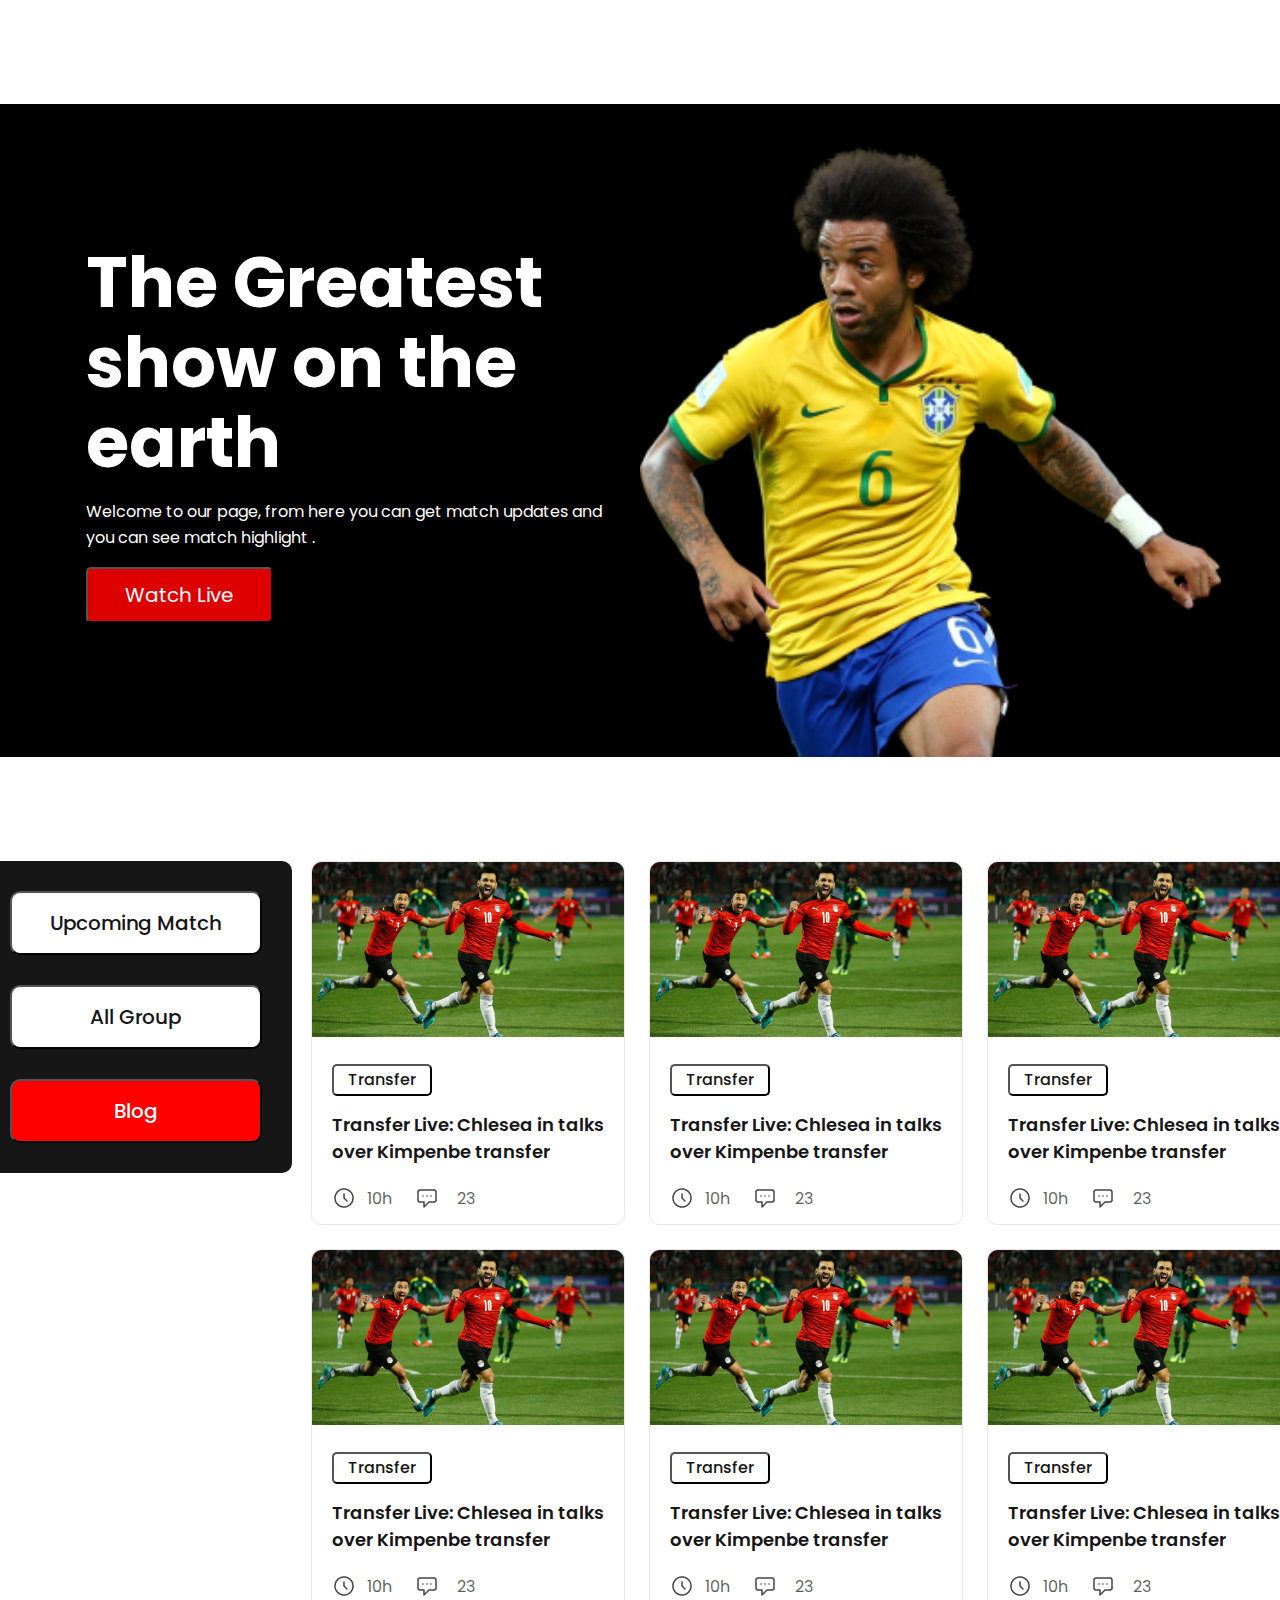
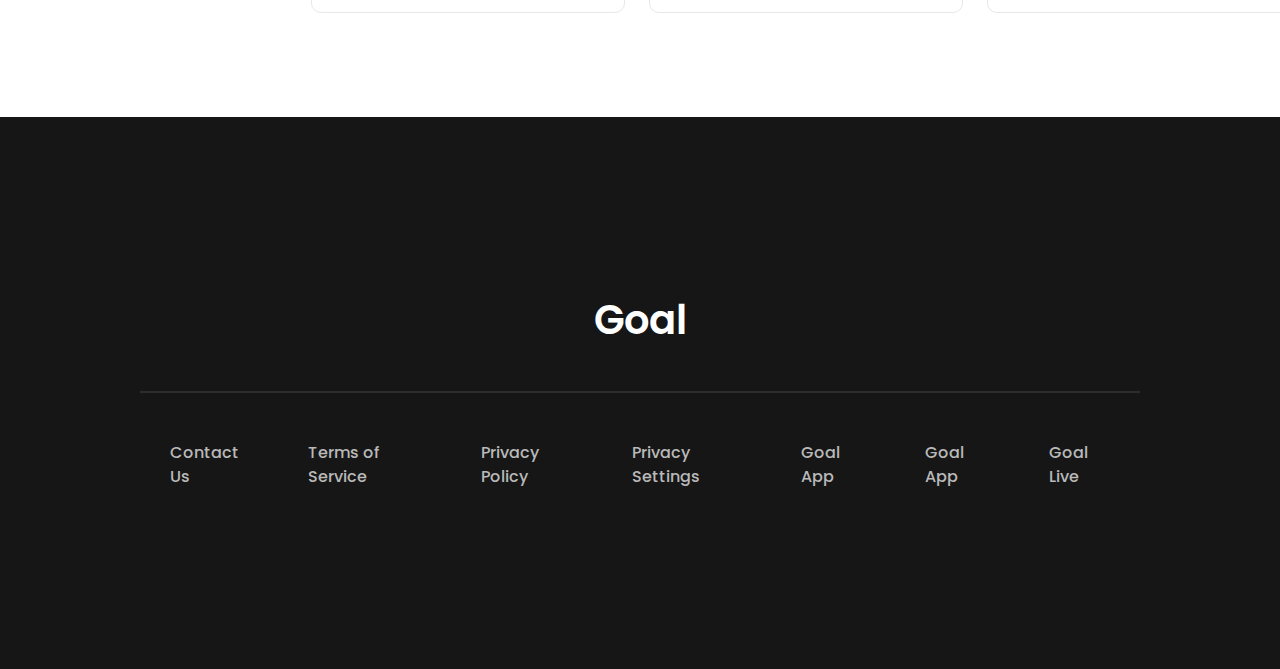
<file: index.html>
<!DOCTYPE html>
<html lang="en">

<head>
    <meta charset="UTF-8">
    <meta http-equiv="X-UA-Compatible" content="IE=edge">
    <meta name="viewport" content="width=device-width, initial-scale=1.0">

    <!-- style sheet links ------------------>
    <link rel="stylesheet" href="style.css">
    <link rel="stylesheet" href="style2.css">
    <link rel="stylesheet" href="style3.css">
    <title>UPDATE</title>
</head>

<body>


    <main>
        <section class="container-1">
            <div class="top-banner">
                <div class="banner-left">
                    <div class="banner-info">
                        <h1 class="banner-title">
                            The Greatest show on the earth
                        </h1>
                        <div class="text-container">
                            <p class="banner-text">
                                Welcome to our page, from here you can get match updates and you can see match highlight
                                .
                            </p>

                        </div>

                        <button class="banner-btn">
                            <a href="#">Watch Live</a>
                        </button>
                    </div>
                </div>
                <div class="banner-right">
                    <div class="banner-image">
                        <img src="images/Banner-Image.png" alt="">
                    </div>
                </div>
            </div>
        </section>

        <section class="container-1">
            <div class="blog-container">
                <aside>
                    <div class="box">
                        <button class="box-btn"><a href="second-page.html" target="_blank">Upcoming Match</a></button>
                        <button class="box-btn"><a href="">All Group</a></button>
                        <button class="box-btn" id="red"><a href="index.html" target="_blank">Blog</a></button>
                    </div>
                </aside>
                <div class="blogs">
                    <div class="blog">
                        <div class="blog-image">
                            <img src="images/Blog-Image.png" alt="">
                        </div>
                        <div class="blog-info">
                            <button class="blog-btn"><a href="">Transfer</a></button>
                            <h3 class="blog-text">Transfer Live: Chlesea in talks over Kimpenbe transfer</h3>
                            <div class="blog-footer">
                                <div class="footer-content">
                                    <img src="images/Time-Icon.png" alt="">
                                    <p>10h</p>
                                </div>
                                <div class="footer-content">
                                    <img src="images/Chat-Icon.png" alt="">
                                    <p>23</p>
                                </div>
                            </div>

                        </div>
                    </div>
                    <div class="blog">
                        <div class="blog-image">
                            <img src="images/Blog-Image.png" alt="">
                        </div>
                        <div class="blog-info">
                            <button class="blog-btn"><a href="">Transfer</a></button>
                            <h3 class="blog-text">Transfer Live: Chlesea in talks over Kimpenbe transfer</h3>
                            <div class="blog-footer">
                                <div class="footer-content">
                                    <img src="images/Time-Icon.png" alt="">
                                    <p>10h</p>
                                </div>
                                <div class="footer-content">
                                    <img src="images/Chat-Icon.png" alt="">
                                    <p>23</p>
                                </div>
                            </div>

                        </div>
                    </div>
                    <div class="blog">
                        <div class="blog-image">
                            <img src="images/Blog-Image.png" alt="">
                        </div>
                        <div class="blog-info">
                            <button class="blog-btn"><a href="">Transfer</a></button>
                            <h3 class="blog-text">Transfer Live: Chlesea in talks over Kimpenbe transfer</h3>
                            <div class="blog-footer">
                                <div class="footer-content">
                                    <img src="images/Time-Icon.png" alt="">
                                    <p>10h</p>
                                </div>
                                <div class="footer-content">
                                    <img src="images/Chat-Icon.png" alt="">
                                    <p>23</p>
                                </div>
                            </div>

                        </div>
                    </div>
                    <div class="blog">
                        <div class="blog-image">
                            <img src="images/Blog-Image.png" alt="">
                        </div>
                        <div class="blog-info">
                            <button class="blog-btn"><a href="">Transfer</a></button>
                            <h3 class="blog-text">Transfer Live: Chlesea in talks over Kimpenbe transfer</h3>
                            <div class="blog-footer">
                                <div class="footer-content">
                                    <img src="images/Time-Icon.png" alt="">
                                    <p>10h</p>
                                </div>
                                <div class="footer-content">
                                    <img src="images/Chat-Icon.png" alt="">
                                    <p>23</p>
                                </div>
                            </div>

                        </div>
                    </div>
                    <div class="blog">
                        <div class="blog-image">
                            <img src="images/Blog-Image.png" alt="">
                        </div>
                        <div class="blog-info">
                            <button class="blog-btn"><a href="">Transfer</a></button>
                            <h3 class="blog-text">Transfer Live: Chlesea in talks over Kimpenbe transfer</h3>
                            <div class="blog-footer">
                                <div class="footer-content">
                                    <img src="images/Time-Icon.png" alt="">
                                    <p>10h</p>
                                </div>
                                <div class="footer-content">
                                    <img src="images/Chat-Icon.png" alt="">
                                    <p>23</p>
                                </div>
                            </div>

                        </div>
                    </div>
                    <div class="blog">
                        <div class="blog-image">
                            <img src="images/Blog-Image.png" alt="">
                        </div>
                        <div class="blog-info">
                            <button class="blog-btn"><a href="">Transfer</a></button>
                            <h3 class="blog-text">Transfer Live: Chlesea in talks over Kimpenbe transfer</h3>
                            <div class="blog-footer">
                                <div class="footer-content">
                                    <img src="images/Time-Icon.png" alt="">
                                    <p>10h</p>
                                </div>
                                <div class="footer-content">
                                    <img src="images/Chat-Icon.png" alt="">
                                    <p>23</p>
                                </div>
                            </div>

                        </div>
                    </div>
                </div>
            </div>

        </section>
        <section class="container-1 visibility">
            <div class="btn-container">
                <button class="view-btn"><a href="">View All</a></button>
            </div>

        </section>


    </main>
    <footer>
        <div class="footer-container">
            <div class="footer-title">
                <h2>Goal</h2>
            </div>
            <hr>
            <div class="footer-text">
                <p>Contact Us</p>
                <p>Terms of Service</p>
                <p>Privacy Policy </p>
                <p>Privacy Settings</p>
                <p>Goal App</p>
                <p>Goal App</p>
                <p>Goal Live</p>
            </div>
        </div>
    </footer>










</body>

</html>
</file>
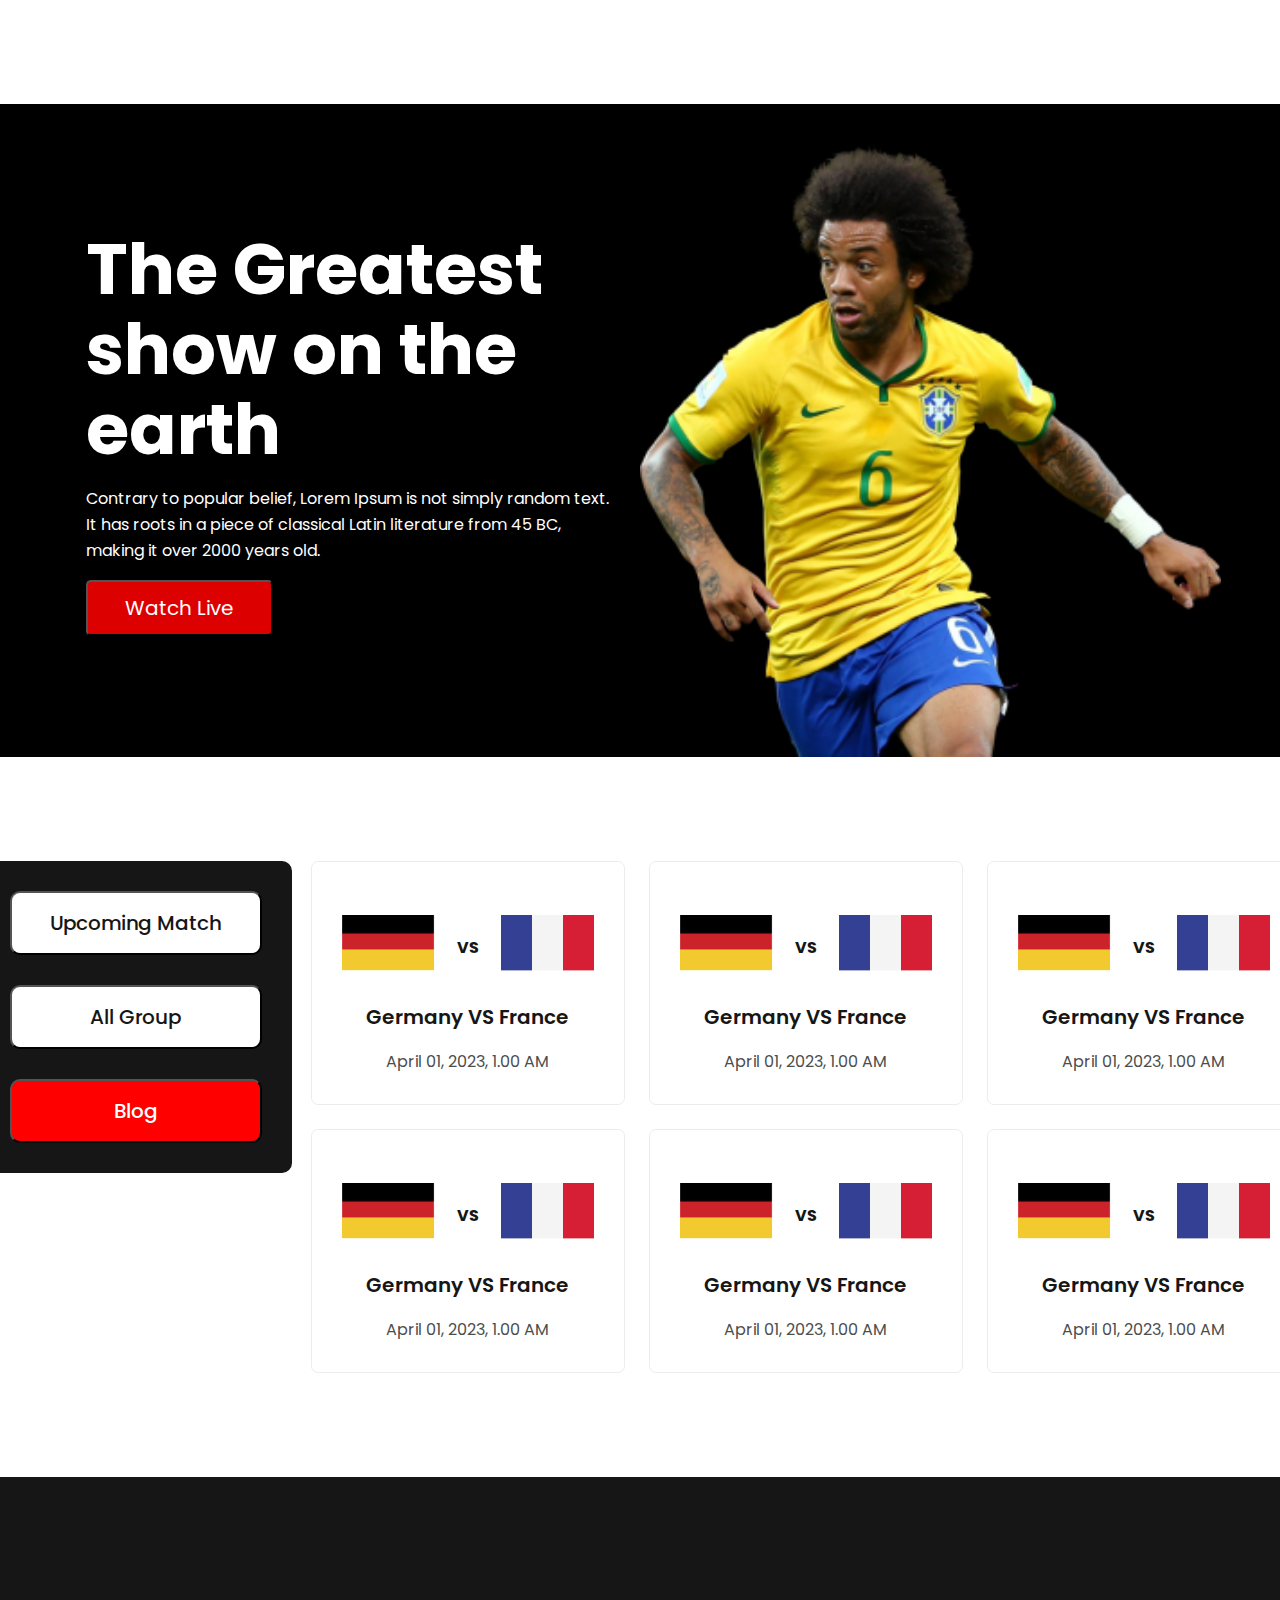
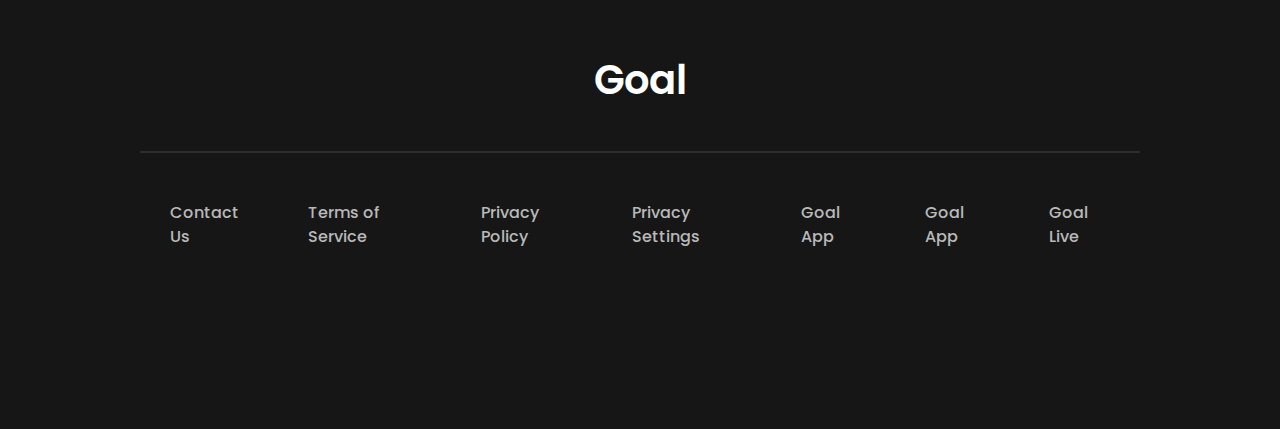
<file: second-page.html>
<!DOCTYPE html>
<html lang="en">

<head>
    <meta charset="UTF-8">
    <meta http-equiv="X-UA-Compatible" content="IE=edge">
    <meta name="viewport" content="width=device-width, initial-scale=1.0">
    <link rel="stylesheet" href="style.css">
    <title>MATCH SCHEDULE</title>
</head>

<body>


    <main>
        <section class="container-1">
            <div class="top-banner">
                <div class="banner-left">
                    <div class="banner-info">
                        <h1 class="banner-title">
                            The Greatest show on the earth
                        </h1>
                        <p class="banner-text">
                            Contrary to popular belief, Lorem Ipsum is not simply
                            random text. It has roots in a piece of classical Latin literature from 45 BC, making it
                            over 2000 years old.
                        </p>
                        <button class="banner-btn">
                            <a href="#">Watch Live</a>
                        </button>
                    </div>
                </div>
                <div class="banner-right">
                    <div class="banner-image">
                        <img src="images/Banner-Image.png" alt="">
                    </div>
                </div>
            </div>
        </section>

        <section class="container-1">
            <div class="blog-container">
                <aside>
                    <div class="box">
                        <button class="box-btn"><a href="second-page.html" target="_blank">Upcoming Match</a></button>
                        <button class="box-btn"><a href="">All Group</a></button>
                        <button class="box-btn" id="red"><a href="index.html" target="_blank">Blog</a></button>
                    </div>
                </aside>
                <div class="matches">
                    <div class="match">
                        <div class="match-image">
                            <img src="images/germany-Flag.png" alt="">
                            <h4>VS</h4>
                            <img src="images/Flag.png" alt="">
                        </div>
                        <div class="match-info">
                            <h3 class="match-title">Germany VS France </h3>
                            <p class="match-date">April 01, 2023, 1.00 AM</p>
                        </div>

                    </div>
                    <div class="match">
                        <div class="match-image">
                            <img src="images/germany-Flag.png" alt="">
                            <h4>VS</h4>
                            <img src="images/Flag.png" alt="">
                        </div>
                        <div class="match-info">
                            <h3 class="match-title">Germany VS France </h3>
                            <p class="match-date">April 01, 2023, 1.00 AM</p>
                        </div>

                    </div>
                    <div class="match">
                        <div class="match-image">
                            <img src="images/germany-Flag.png" alt="">
                            <h4>VS</h4>
                            <img src="images/Flag.png" alt="">
                        </div>
                        <div class="match-info">
                            <h3 class="match-title">Germany VS France </h3>
                            <p class="match-date">April 01, 2023, 1.00 AM</p>
                        </div>

                    </div>
                    <div class="match">
                        <div class="match-image">
                            <img src="images/germany-Flag.png" alt="">
                            <h4>VS</h4>
                            <img src="images/Flag.png" alt="">
                        </div>
                        <div class="match-info">
                            <h3 class="match-title">Germany VS France </h3>
                            <p class="match-date">April 01, 2023, 1.00 AM</p>
                        </div>

                    </div>
                    <div class="match">
                        <div class="match-image">
                            <img src="images/germany-Flag.png" alt="">
                            <h4>VS</h4>
                            <img src="images/Flag.png" alt="">
                        </div>
                        <div class="match-info">
                            <h3 class="match-title">Germany VS France </h3>
                            <p class="match-date">April 01, 2023, 1.00 AM</p>
                        </div>

                    </div>
                    <div class="match">
                        <div class="match-image">
                            <img src="images/germany-Flag.png" alt="">
                            <h4>VS</h4>
                            <img src="images/Flag.png" alt="">
                        </div>
                        <div class="match-info">
                            <h3 class="match-title">Germany VS France </h3>
                            <p class="match-date">April 01, 2023, 1.00 AM</p>
                        </div>

                    </div>
                </div>

            </div>

        </section>
        <section class="container-1 visibility">
            <div class="btn-container">
                <button class="view-btn"><a href="">View All</a></button>
            </div>

        </section>


    </main>
    <footer>
        <div class="footer-container">
            <div class="footer-title">
                <h2>Goal</h2>
            </div>
            <hr>
            <div class="footer-text">
                <p>Contact Us</p>
                <p>Terms of Service</p>
                <p>Privacy Policy </p>
                <p>Privacy Settings</p>
                <p>Goal App</p>
                <p>Goal App</p>
                <p>Goal Live</p>
            </div>
        </div>
    </footer>
</file>
<file: style.css>
/* google fonts */

@import url('https://fonts.googleapis.com/css2?family=DM+Sans&family=Gantari:ital,wght@0,400;0,500;0,600;0,700;0,800;0,900;1,400;1,500;1,600;1,700;1,800;1,900&family=Lato:ital,wght@0,100;0,300;0,400;0,700;0,900;1,100;1,300;1,400;1,700;1,900&family=Lobster&family=Oleo+Script&family=Poppins:wght@500&display=swap');


/* -----------------------------------
common style
------------------------------------- */
body {
    font-family: 'DM Sans', sans-serif;
    font-family: 'Gantari', sans-serif;
    font-family: 'Lato', sans-serif;
    font-family: 'Lobster', cursive;
    font-family: 'Oleo Script', cursive;
    font-family: 'Poppins', sans-serif;
    max-width: 1600px;
    margin: 0 auto;


}

main {
    display: flex;
    justify-content: center;
    flex-direction: column;
    align-items: center;

}


/* -------------------------
top banner style
------------------------------ */
.container-1 {
    width: 1321px;
    margin-top: 104px;

}

.top-banner {
    color: white;
    background-color: black;
    display: flex;
    align-items: center;


}

.banner-left {
    width: 50%;
}

.banner-info {
    margin: 115px 24px 111px 106px;
}

.banner-title {
    font-weight: 700;
    font-size: 70px;
    margin: 0px;
    line-height: 80px;
}


.banner-text {
    font-size: 16px;
    line-height: 26px;
    font-weight: 400;
}

.banner-btn {
    width: 187px;
    height: 56px;

    background: #DD0000;
    border-radius: 5px;
    font-size: 20px;
    text-align: center;
    font-family: 'Poppins', sans-serif;
    transition: 0.5s;
}

.banner-btn:hover {
    background: white;
    transform: scale(1.1);
    cursor: pointer;
}

.banner-btn a {
    text-decoration: none;
    color: #FFFFFF;
    padding: 16px 25px;

}

.banner-btn a:hover {
    color: red;

}



.banner-right {
    width: 50%;
}

.banner-image {
    margin-top: 33px;

}

.banner-image img {
    width: 581px;
    height: 613px;
    position: relative;
    top: 7px;

}



/* --------------------------------------------
section 2 style 
-----------------------------------------*/



.blog-container {
    display: flex;
    justify-content: space-between;
}

.box {
    width: 252px;
    height: 252px;
    padding: 30px;
    background-color: #161616;
    border-radius: 10px;
}

.box-btn {
    width: 252px;
    height: 64px;
    font-family: 'Poppins', sans-serif;
    margin-bottom: 30px;
    border-radius: 10px;
    background-color: #FFFFFF;
    transition: 0.3s;

}

.box-btn:hover {
    transform: scale(0.9);
    cursor: pointer;
}

#red {
    background-color: red;
}

#red a {
    color: white;
}


.box-btn a {
    font-weight: 500;
    font-size: 20px;
    line-height: 30px;
    text-decoration: none;
    color: #161616;
}


/*-------------------------------------------------- 
blog style 
----------------------------------------------------*/
.blogs {
    display: grid;
    grid-template-columns: repeat(3, 1fr);
    gap: 24px;
}

.blog {
    width: 312px;
    height: 362px;
    border-radius: 10px;
    border: 1px solid #E8E8E8;

}

.blog-image img {
    width: 312px;
    height: 175px;
}

.blog-info {
    padding: 20px;
}

.blog-btn {

    width: 100px;
    height: 32px;
    background-color: #FFFFFF;
    border-radius: 5px;
}

.blog-btn a {
    font-weight: 500;
    font-size: 16px;
    line-height: 24px;
    text-decoration: none;
    color: #161616;
    font-family: 'Poppins', sans-serif;


}

.blog-text {
    font-weight: 600;
    font-size: 18px;
    line-height: 27px;
    color: #161616;
    margin-top: 15px;
    margin-bottom: 20px;
}

.blog-footer {
    width: 143px;
    height: 26px;
    display: flex;
    justify-content: space-between;
}

.footer-content {
    width: 60px;
    height: 26px;
    display: flex;
    align-items: center;
    justify-content: space-between;
}

.footer-content p {
    color: rgba(22, 22, 22, 0.7);
    font-weight: 400;
    font-size: 16px;
}

/* ---------------------------------------
matches shedule sytle 
------------------------------------------*/
.matches {
    display: grid;
    grid-template-columns: repeat(3, 1fr);
    gap: 24px;

}

.match {
    width: 252px;
    height: 136px;
    padding: 53px 30px;
    border-radius: 7px;
    border: 1px solid rgba(211, 211, 211, 0.437);
}

.match-image {
    display: flex;
    justify-content: space-between;

}

.match-image img {
    width: 93.04px;
    height: 56.18px;
}

.match-image h4 {
    font-size: 16px;
    line-height: 24px;
    color: #161616;
}

.match-info {
    text-align: center;
}

.match-title {
    font-weight: 600;
    font-size: 20px;
    line-height: 30px;
    color: #161616;
}

.match-date {
    color: #4D4D4D;
    font-weight: 400;
    font-size: 16px;
    line-height: 20px;

}

/* --------------------------------------------------------
view button or hidden button 
-------------------------------------------------------- */


.visibility {
    display: none;

}

.btn-container {
    display: flex;
    justify-content: center;
}


.view-btn {
    width: 131px;
    height: 47px;

    border-radius: 5px;
    background: #DD0000;
    border: none;
}


.view-btn a {
    text-decoration: none;
    font-family: 'Poppins', sans-serif;
    color: #FFFFFF;
    font-weight: 400;
    font-size: 20px;
    line-height: 23px;
    text-align: center;

}

/* -----------------------------------------------
footer part style
----------------------------------------------- */
footer {
    background-color: #161616;
    margin-top: 104px;
}

.footer-container {
    padding: 140px;
}

.footer-title {
    display: flex;
    justify-content: center;
    color: #FFFFFF;


}


.footer-title h2 {
    font-weight: 600;
    font-size: 40px;
    line-height: 60px;


}

hr {
    border: 1px solid rgba(255, 255, 255, 0.1);
}

.footer-text {
    display: flex;
    justify-content: center;
}

.footer-text p {
    margin: 40px 30px;

    font-weight: 500;
    font-size: 16px;
    line-height: 24px;
    color: #B9B9B9;
}
</file>
<file: style2.css>
/* for tab device */

@media screen and (min-width:376px) and (max-width:834px) {

    /* -----------------------------------
    common style
    ------------------------------------- */
    body {
        max-width: 834px;

    }

    /* --------------------------------
    top banner style
    ---------------------------------- */
    .container-1 {
        width: 734px;

        margin-top: 70px;
    }

    .banner-info {
        margin: 61px 2px 61px 76px;
    }

    .banner-title {
        font-weight: 700;
        font-size: 40px;
        margin: 0px;
        line-height: 50px;
    }

    .text-container {
        width: 316px;
        height: 48px;

        margin-top: 10px;
        margin-bottom: 20px;
        overflow: hidden;
        text-overflow: ellipsis;

    }

    .banner-text {

        font-weight: 400;
        font-size: 14px;
        line-height: 24px;
        margin: 0px;




    }

    .banner-btn {
        width: 161px;
        height: 48px;
        font-size: 20px;
    }

    .banner-btn a {
        padding: 12px;
    }

    .banner-image {
        margin-top: 58px;

    }

    .banner-image img {
        width: 323px;
        height: 340px;
        position: relative;
        left: 20px;

    }





    /* --------------------------------------------
section 2 style 
-----------------------------------------*/


    .blog-container {
        display: flex;
        
        flex-direction: column;
    }


    .box {
        display: flex;
        justify-content: space-between;
        ;
        width: 734px;
        height: auto;
        padding: 0px;
        padding-bottom: 30px;
        background-color: #FFFFFF;
        border-radius: 10px;
    }

    .box-btn {
        width: 230px;
        height: 64px;
        font-family: 'Poppins', sans-serif;
        margin-bottom: 0px;
        border-radius: 10px;
        background-color: #FFFFFF;
        border: 1px solid rgb(203, 195, 195);
    }

    /*-------------------------------------------------- 
    blog style 
    -------------------------------------------------------*/

    .blogs {
        grid-template-columns: repeat(2, 1fr);
        gap: 20px;
    }

    .blog {
        width: 357px;
        height: 414.21px;

    }

    .blog-image img {
        width: 357px;
        height: 200.24px;
    }

    .blog-info {
        padding: 22px;
    }

    .blog-btn {

        width: 114.42px;
        height: 36.62px;

        border-radius: 5.72px;
    }

    .blog-btn a {
        font-weight: 500;
        font-size: 18.3077px;
        line-height: 27px;

    }

    .blog-text {
        font-weight: 600;
        font-size: 20px;
        line-height: 30px;

        margin-top: 17px;
        margin-bottom: 24px;
    }

    .blog-footer {
        width: 163.88px;
        height: 30px;

    }

    .footer-content {
        width: 68.9px;
        height: 30px;
    }

    /* ----------------------------------------------
    view button or hidden button 
    ------------------------------------------------*/

    .visibility {
        display: block;

    }

    /* -----------------------------------------------
    footer part style
    ----------------------------------------------- */

    .footer-container {
        padding: 50px;
    }

    .footer-text {
        display: flex;
        justify-content: center;
        flex-wrap: wrap;
    }

    .footer-text p {
        margin: 20px 15px;


        line-height: 50px;
        font-size: 16px;

    }




}
</file>
<file: style3.css>
/* for mobile device */

@media screen and (max-width:375px) {

    /* ----------------------
    common styles
    -------------------------- */
    body {
        max-width: 375px;


    }

    /*-------------------------------------
     top banner style 
     ------------------------------------*/

    .container-1 {
        width: 334px;


        margin-top: 30px;
    }

    .top-banner {

        display: flex;
        text-align: center;
        flex-direction: column;


    }

    .banner-left {
        width: 100%;
    }

    .banner-info {
        margin: 28px 38px 21px 38px;
    }


    .banner-title {
        font-weight: 700;
        font-size: 22px;
        margin: 0px;
        line-height: 33px;
    }

    .text-container {
        width: 258px;
        height: 48px;

        margin-top: 10px;
        margin-bottom: 20px;
        overflow: hidden;
    }

    .banner-text {

        font-weight: 400;
        font-size: 14px;
        line-height: 24px;
        margin: 0px;
    }

    .banner-btn {
        width: 161px;
        height: 48px;
        font-size: 20px;
    }

    .banner-btn a {
        padding: 12px;
    }

    .banner-right {
        width: 100%;
    }

    .banner-image {
        margin-top: 0px;

    }

    .banner-image img {
        width: 233px;
        height: 245px;
        position: relative;
        left: 20px;

    }


    /* --------------------------------------------
    section 2 style 
    -----------------------------------------*/

    .blog-container {
        display: flex;
        
        flex-direction: column;
    }

    .box {
        display: flex;
        flex-direction: column;
        width: 334px;
        height: auto;
        padding: 0px;
        
        background-color: #FFFFFF;
        border-radius: 10px;
        align-items: center;
    }

    .box-btn {
        width: 252px;
        height: 64px;
        
        margin-bottom: 10px;
        
       
    }

    /*-------------------------------------------------- 
    blog style 
    -------------------------------------------------------*/
    .blogs {
        grid-template-columns: repeat(1, 1fr);
        gap: 20px;
    }

    .blog {
        width: 335px;
        height: 388.69px;


    }

    .blog-image img {
        width: 335px;
        height: 187.9px;
    }

    .blog-info {
        padding: 21px;
    }

    .blog-btn {

        width: 107.37px;
        height: 34.36px;
        border-radius: 5.37px;
    }

    .blog-btn a {
       
        font-size: 17.1795px;
        line-height: 26px;

    }

    .blog-text {
        
        font-size: 18.7675px;
        line-height: 28px;

        margin-top: 16px;
        margin-bottom: 23px;
    }

    .blog-footer {
        width: 153.14px;
        height: 28px;

    }

    /* -----------------------------------------------
    footer part style
    ----------------------------------------------- */
    .footer-container {
        padding: 20px;
    }

    .footer-text {
        display: flex;
        justify-content: center;
        flex-direction: column;
        align-items: center;
    }

    .footer-text p {
        margin: 20px 15px;
        font-weight: 500;
        font-size: 14px;


    }








}
</file>
